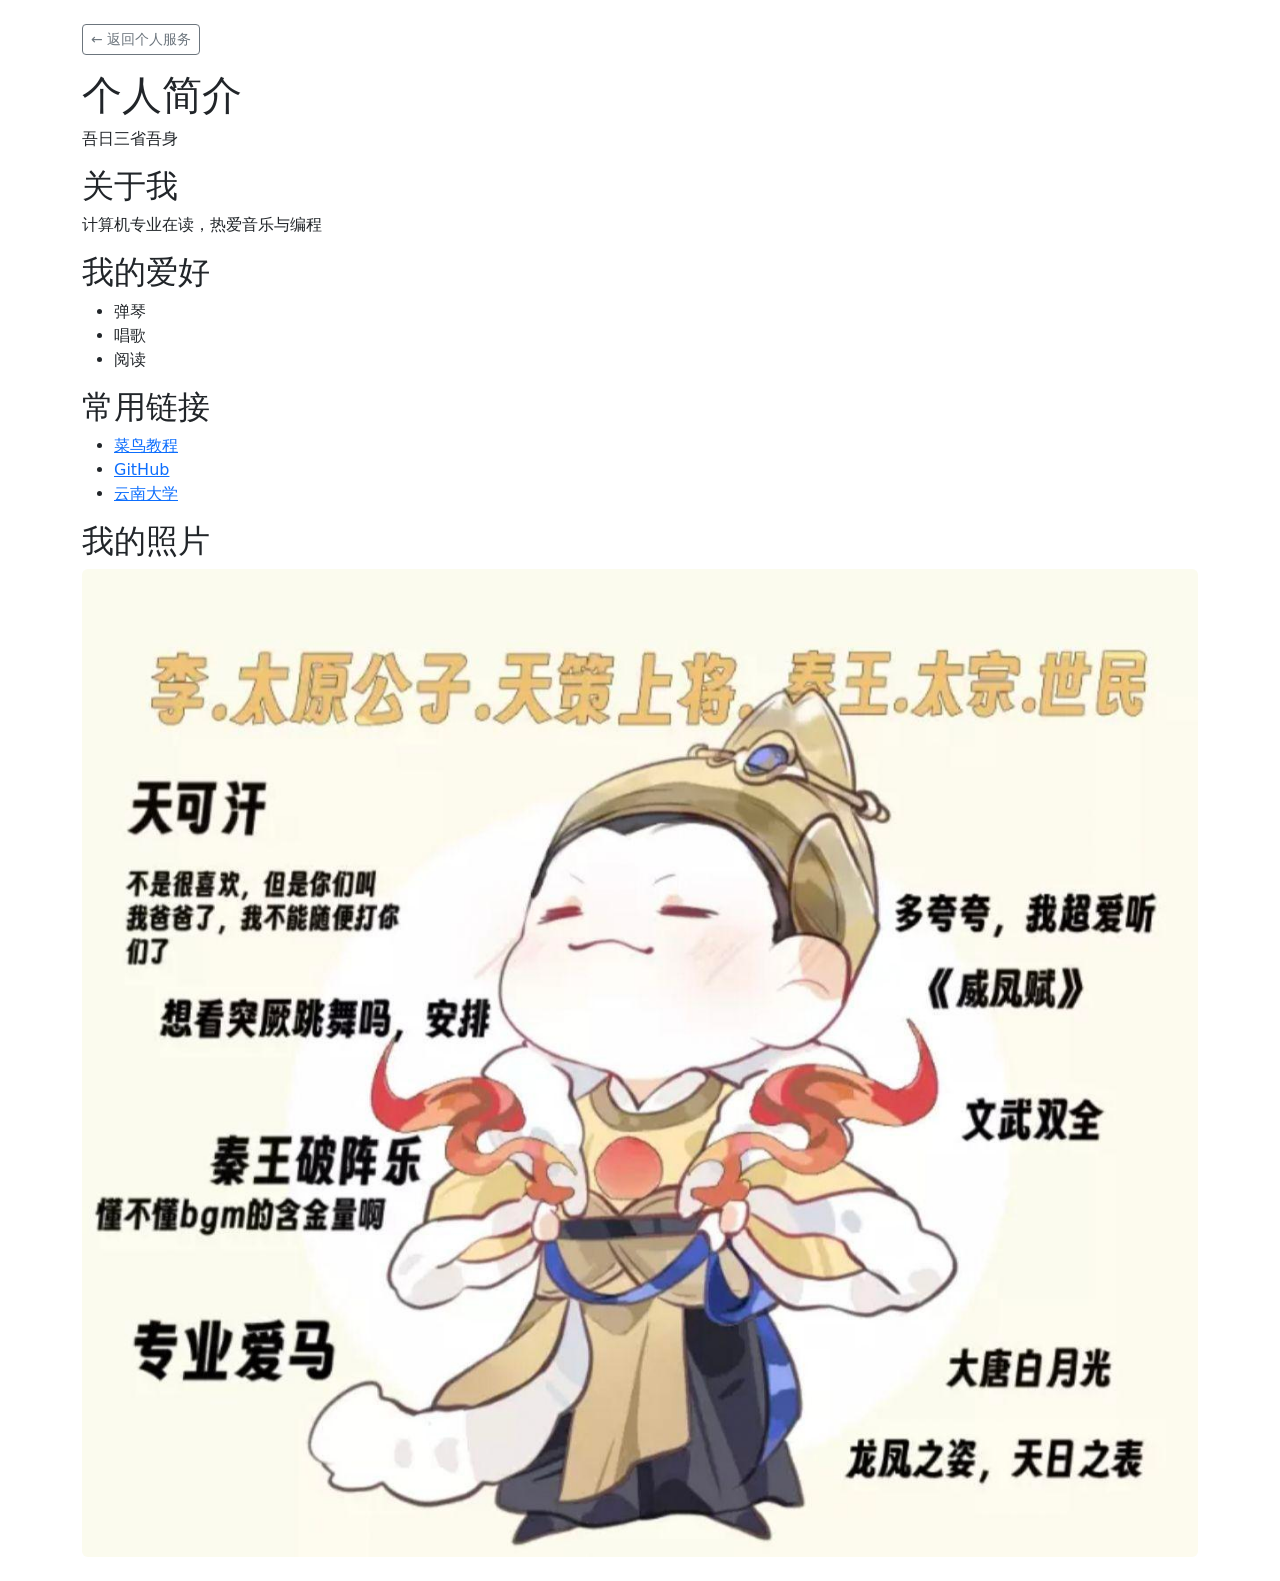
<file: about.html>
<!DOCTYPE html>
<html lang="zh-CN">
<head>
<meta charset="UTF-8">
<meta name="viewport" content="width=device-width,initial-scale=1.0">
<title>个人简介</title>
<link href="libs/bootstrap.min.css" rel="stylesheet">
</head>
<body class="container py-4">
<a href="personal.html" class="btn btn-outline-secondary btn-sm mb-3">← 返回个人服务</a>
<h1>个人简介</h1>
<p>吾日三省吾身</p>
<h2>关于我</h2>
<p>计算机专业在读，热爱音乐与编程</p>

<h2>我的爱好</h2>
<ul>
  <li>弹琴</li>
  <li>唱歌</li>
  <li>阅读</li>
</ul>

<h2>常用链接</h2>
<ul>
  <li><a href="https://www.runoob.com/html/html-tutorial.html" target="_blank">菜鸟教程</a></li>
  <li><a href="https://github.com" target="_blank">GitHub</a></li>
  <li><a href="https://www.yunnan.edu.cn" target="_blank">云南大学</a></li>
</ul>
<h2>我的照片</h2>
<img src="images/me.jpg" alt="我的照片" class="img-fluid rounded">
</body>
</html>
</file>
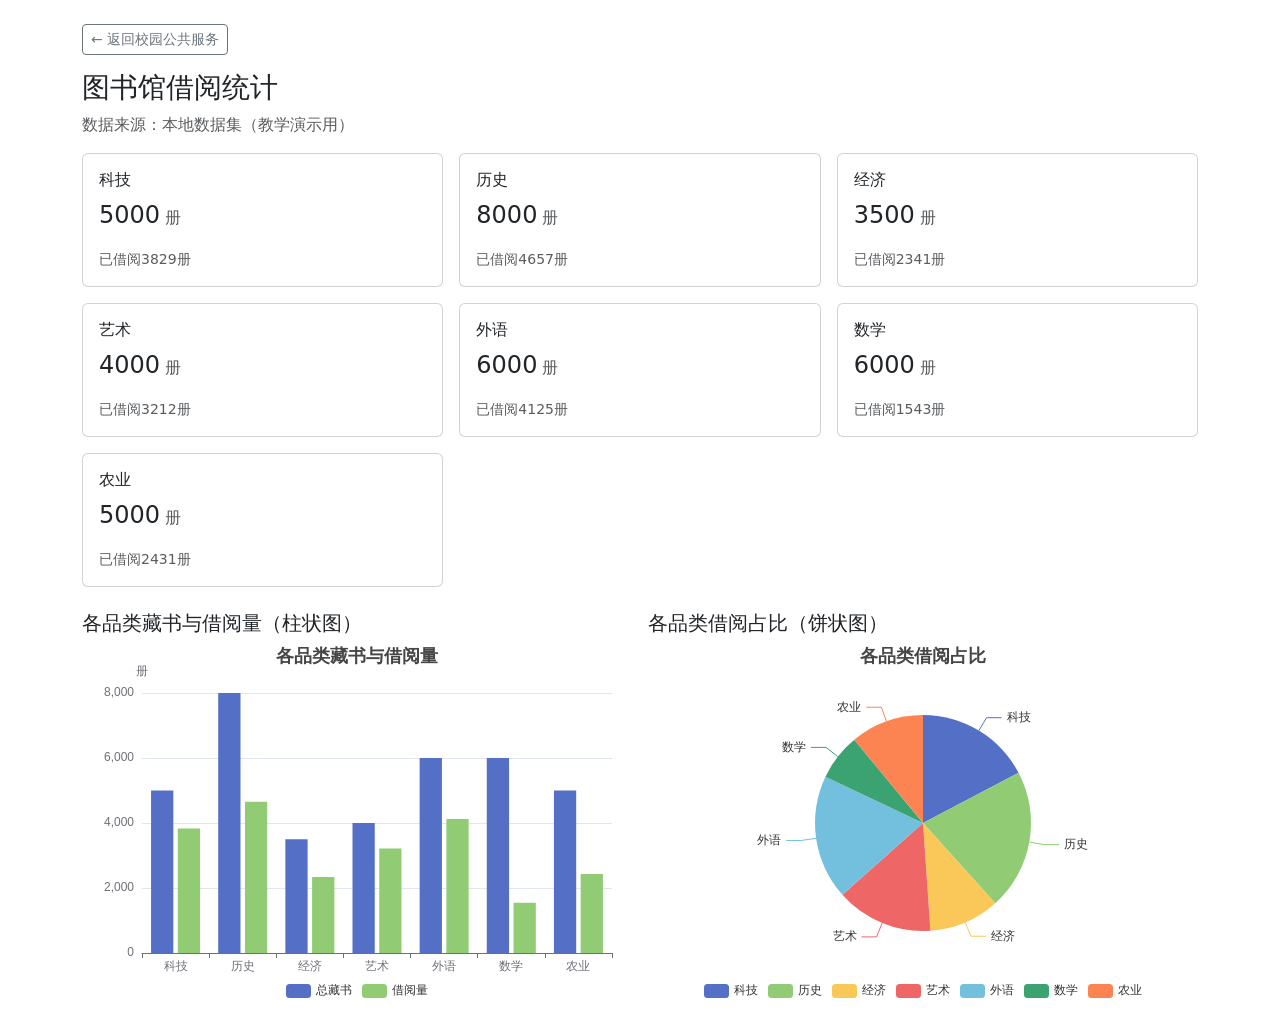
<file: books.html>
<!DOCTYPE html>
<html lang="zh-CN">
<head>
  <meta charset="UTF-8">
  <meta name="viewport" content="width=device-width, initial-scale=1.0">
  <title>图书馆数据</title>
  <link href="libs/bootstrap.min.css" rel="stylesheet">
  <style>
    .chart-box { height: 360px; }
  </style>
</head>
<body class="container py-4">
  <a href="campus.html" class="btn btn-outline-secondary btn-sm mb-3">← 返回校园公共服务</a>
  <header>
    <h1 class="h3">图书馆借阅统计</h1>
    <p class="text-muted">数据来源：本地数据集（教学演示用）</p>
  </header>

  <section class="row g-3 mb-4" id="cards"></section>

  <section class="row g-3">
    <div class="col-lg-6">
      <h2 class="h5">各品类藏书与借阅量（柱状图）</h2>
      <div id="bar-chart" class="chart-box"></div>
    </div>
    <div class="col-lg-6">
      <h2 class="h5">各品类借阅占比（饼状图）</h2>
      <div class="chart-box" id="pie-chart"></div>
    </div>
  </section>

  <script src="libs/jquery-3.7.1.min.js"></script>
  <script src="libs/bootstrap.bundle.min.js"></script>
  <script src="libs/echarts.min.js"></script>
  <script src="books.js"></script>
</body>
</html>
</file>
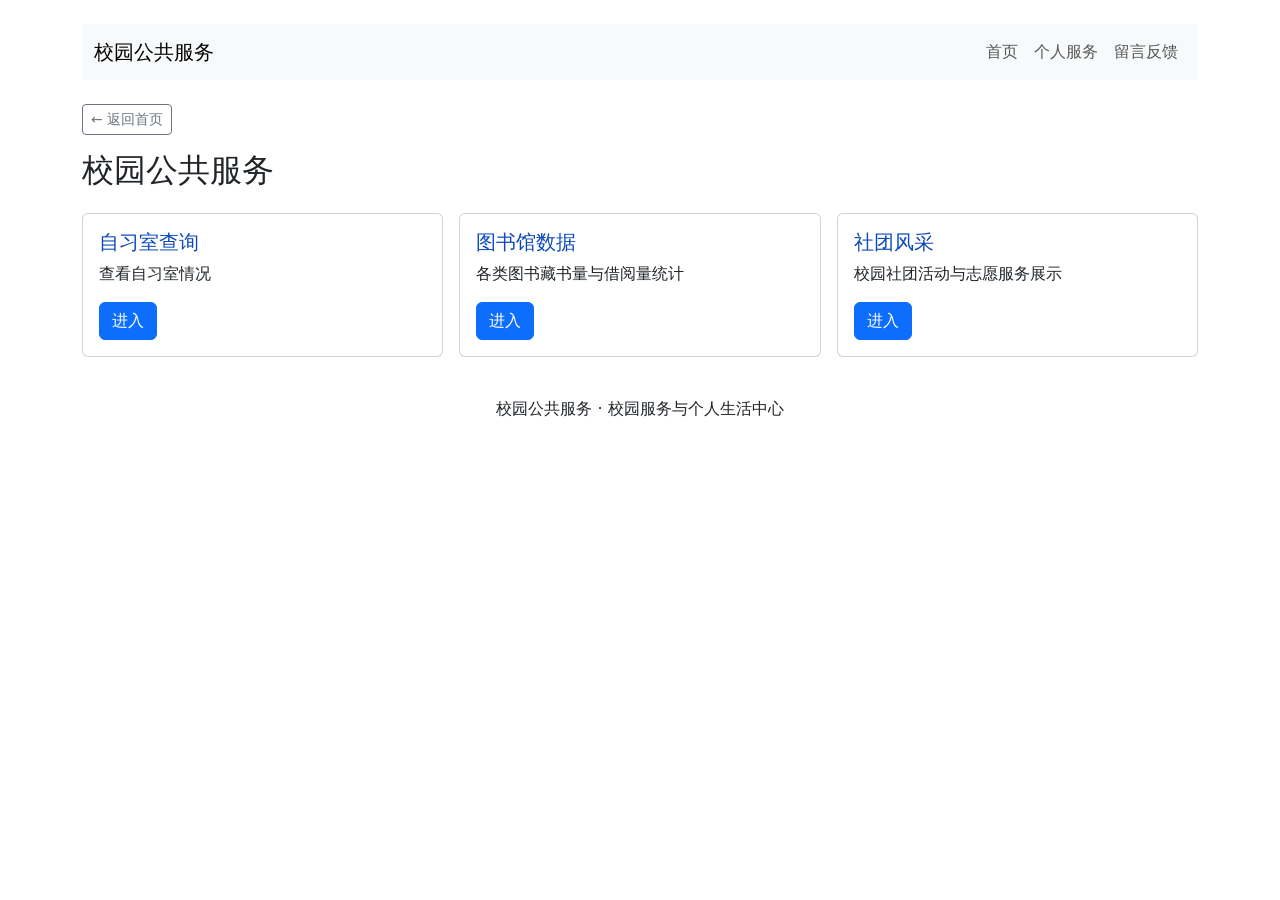
<file: campus.html>
<!DOCTYPE html>
<html lang="zh-CN">
<head>
    <meta charset="UTF-8">
    <meta name="viewport" content="width=device-width,initial-scale=1.0">
    <title>校园公共服务</title>
    <link href="libs/bootstrap.min.css" rel="stylesheet">
    <style>.my-card-title { color: #0c49ba; }</style>
</head>
<body>
    <div id="net-tip" class="alert alert-danger d-none">网络已断开，部分功能不可用</div>
    <header>
    <div class="container py-4">
    <nav class="navbar navbar-expand-md bg-body-tertiary mb-4">
      <div class="container">
        <a class="navbar-brand" href="index.html">校园公共服务</a>
        <button class="navbar-toggler" type="button" data-bs-toggle="collapse" data-bs-target="#mainNav">
          <span class="navbar-toggler-icon"></span>
        </button>
        <div class="collapse navbar-collapse" id="mainNav">
          <div class="navbar-nav ms-auto">
            <a class="nav-link" href="index.html">首页</a>
            <a class="nav-link" href="personal.html">个人服务</a>
             <a class="nav-link" href="sub.html">留言反馈</a>
          </div>
        </div>
      </div>
    </nav>
    <a href="index.html" class="btn btn-outline-secondary btn-sm mb-3">← 返回首页</a>
    <h2 class="mb-4">校园公共服务</h2>
    <div class="row g-3">
        <div class="col-md-6 col-lg-4">
            <div class="card">
                <div class="card-body">
                    <h5 class="card-title my-card-title">自习室查询</h5>
                    <p class="card-text">查看自习室情况</p>
                    <a href="room.html" class="btn btn-primary">进入</a>
                </div>
            </div>
        </div>
        <div class="col-md-6 col-lg-4">
            <div class="card">
                <div class="card-body">
                    <h5 class="card-title my-card-title">图书馆数据</h5>
                    <p class="card-text">各类图书藏书量与借阅量统计</p>
                    <a href="books.html" class="btn btn-primary">进入</a>
                </div>
            </div>
        </div>
        <div class="col-md-6 col-lg-4">
            <div class="card">
                <div class="card-body">
                    <h5 class="card-title my-card-title">社团风采</h5>
                    <p class="card-text">校园社团活动与志愿服务展示</p>
                    <a href="group.html" class="btn btn-primary">进入</a>
                </div>
            </div>
        </div>
    </div>
</div>
    </header>
    <footer class="text-center py-3">
      <p class="mb-0">校园公共服务 · 校园服务与个人生活中心</p>
    </footer>

<script src="libs/bootstrap.bundle.min.js"></script>
<script>
  var tip = document.getElementById('net-tip');
  window.addEventListener('offline', function () { tip.classList.remove('d-none'); });
  window.addEventListener('online', function () { tip.classList.add('d-none'); });
</script>
</body>
</html>
</file>
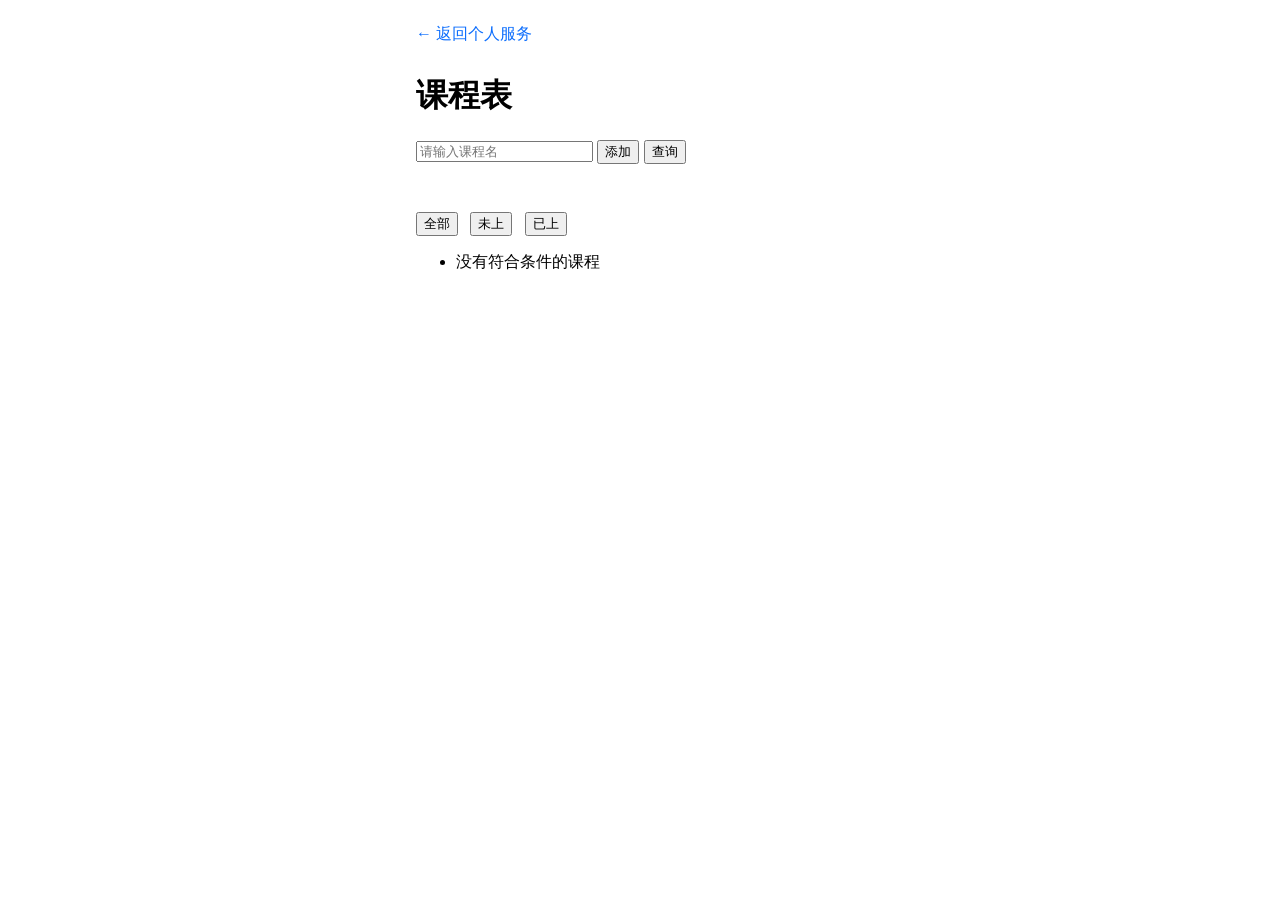
<file: courses.html>
<!DOCTYPE html>
<html lang="zh-CN">
<head>
  <meta charset="UTF-8">
  <meta name="viewport" content="width=device-width, initial-scale=1.0">
  <title>课程表</title>
  <link href="css/courses.css" rel="stylesheet">
</head>
<body>
  <a class="back" href="personal.html">← 返回个人服务</a>
  <h1>课程表</h1>
  <form id="add-form">
    <input type="text" id="course-input" placeholder="请输入课程名">
    <button type="submit">添加</button>
    <button type="button" id="search">查询</button>
  </form>
  <p class="tip" id="tip"></p>
  <div class="filters">
    <button data-filter="all">全部</button>
    <button data-filter="active">未上</button>
    <button data-filter="done">已上</button>
  </div>
  <ul id="course-list"></ul>

  <script src="courses.js"></script>
</body>
</html>
</file>
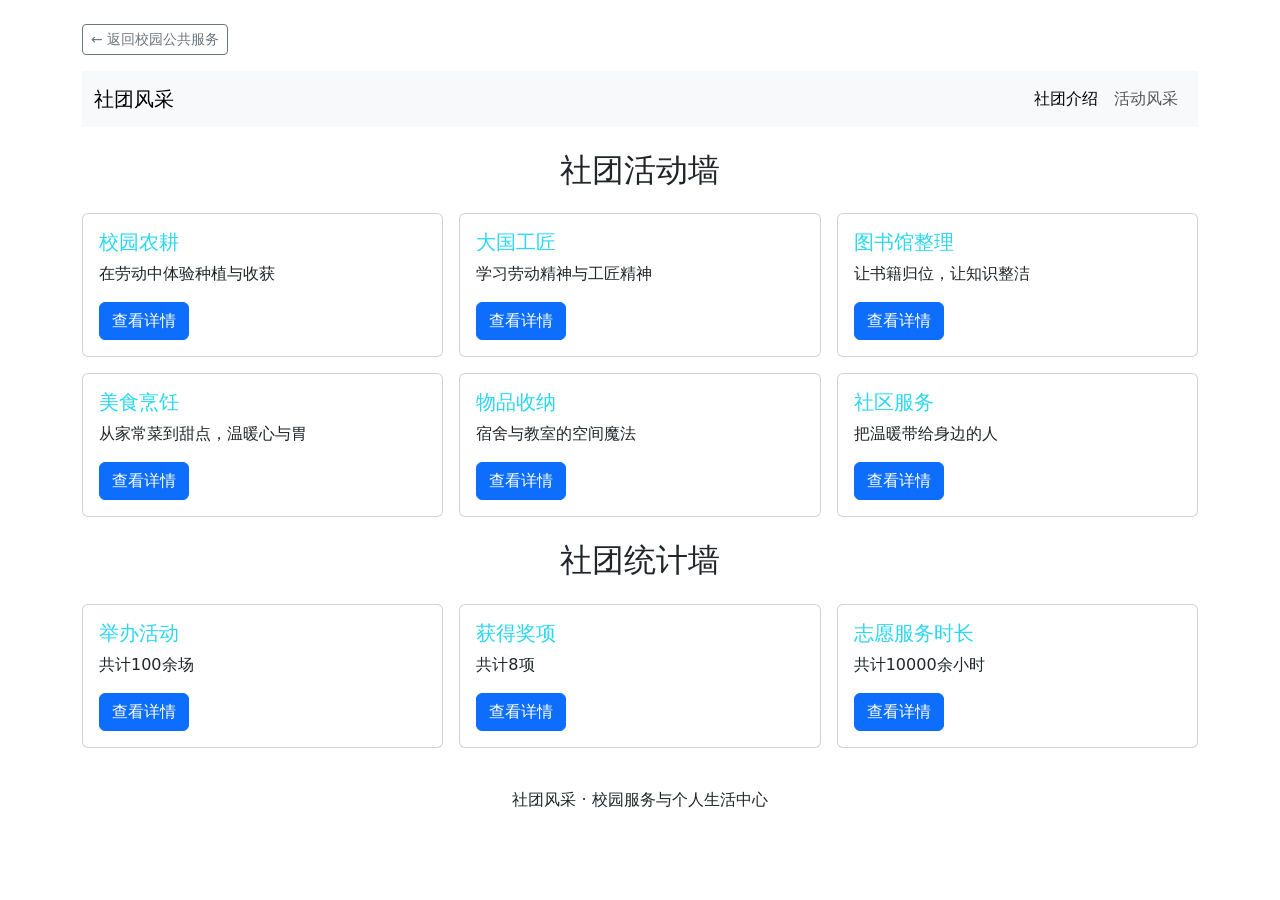
<file: group.html>
<!DOCTYPE html>
<html lang="zh-CN">
<head>
  <meta charset="UTF-8">
  <meta name="viewport" content="width=device-width, initial-scale=1.0">
  <title>社团风采</title>
  <link href="libs/bootstrap.min.css" rel="stylesheet">
  <style>
    .my-card-title { color: #2ad7f1; }
  </style>
</head>
<body>
  <div class="container py-4">
    <a href="campus.html" class="btn btn-outline-secondary btn-sm mb-3">← 返回校园公共服务</a>
    <nav class="navbar navbar-expand-md bg-body-tertiary mb-4">
      <div class="container">
        <a class="navbar-brand" href="#">社团风采</a>
        <div class="navbar-nav">
          <a class="nav-link active" href="#">社团介绍</a>
          <a class="nav-link" href="#">活动风采</a>
        </div>
      </div>
    </nav>
    <h2 class="text-center mb-4">社团活动墙</h2>
    <div class="row g-3">
      <div class="col-md-6 col-lg-4">
        <div class="card">
          <div class="card-body">
            <h5 class="card-title my-card-title">校园农耕</h5>
            <p class="card-text">在劳动中体验种植与收获</p>
            <a href="#" class="btn btn-primary">查看详情</a>
          </div>
        </div>
      </div>
      <div class="col-md-6 col-lg-4">
        <div class="card">
          <div class="card-body">
            <h5 class="card-title my-card-title">大国工匠</h5>
            <p class="card-text">学习劳动精神与工匠精神</p>
            <a href="#" class="btn btn-primary">查看详情</a>
          </div>
        </div>
      </div>
      <div class="col-md-6 col-lg-4">
        <div class="card">
          <div class="card-body">
            <h5 class="card-title my-card-title">图书馆整理</h5>
            <p class="card-text">让书籍归位，让知识整洁</p>
            <a href="#" class="btn btn-primary">查看详情</a>
          </div>
        </div>
      </div>
      <div class="col-md-6 col-lg-4">
        <div class="card">
          <div class="card-body">
            <h5 class="card-title my-card-title">美食烹饪</h5>
            <p class="card-text">从家常菜到甜点，温暖心与胃</p>
            <a href="#" class="btn btn-primary">查看详情</a>
          </div>
        </div>
      </div>
      <div class="col-md-6 col-lg-4">
        <div class="card">
          <div class="card-body">
            <h5 class="card-title my-card-title">物品收纳</h5>
            <p class="card-text">宿舍与教室的空间魔法</p>
            <a href="#" class="btn btn-primary">查看详情</a>
          </div>
        </div>
      </div>
      <div class="col-md-6 col-lg-4">
        <div class="card">
          <div class="card-body">
            <h5 class="card-title my-card-title">社区服务</h5>
            <p class="card-text">把温暖带给身边的人</p>
            <a href="#" class="btn btn-primary">查看详情</a>
          </div>
        </div>
      </div>
    </div>
    <h2 class="text-center mb-4 mt-4">社团统计墙</h2>
    <div class="row g-3">
      <div class="col-md-6 col-lg-4">
        <div class="card">
          <div class="card-body">
            <h5 class="card-title my-card-title">举办活动</h5>
            <p class="card-text">共计100余场</p>
            <a href="#" class="btn btn-primary">查看详情</a>
          </div>
        </div>
      </div>
      <div class="col-md-6 col-lg-4">
        <div class="card">
          <div class="card-body">
            <h5 class="card-title my-card-title">获得奖项</h5>
            <p class="card-text">共计8项</p>
            <a href="#" class="btn btn-primary">查看详情</a>
          </div>
        </div>
      </div>
      <div class="col-md-6 col-lg-4">
        <div class="card">
          <div class="card-body">
            <h5 class="card-title my-card-title">志愿服务时长</h5>
            <p class="card-text">共计10000余小时</p>
            <a href="#" class="btn btn-primary">查看详情</a>
          </div>
        </div>
      </div>
    </div>
  </div>
  <footer class="text-center py-3">
    <p class="mb-1">社团风采 · 校园服务与个人生活中心</p>
  </footer>
</body>
</html>
</file>
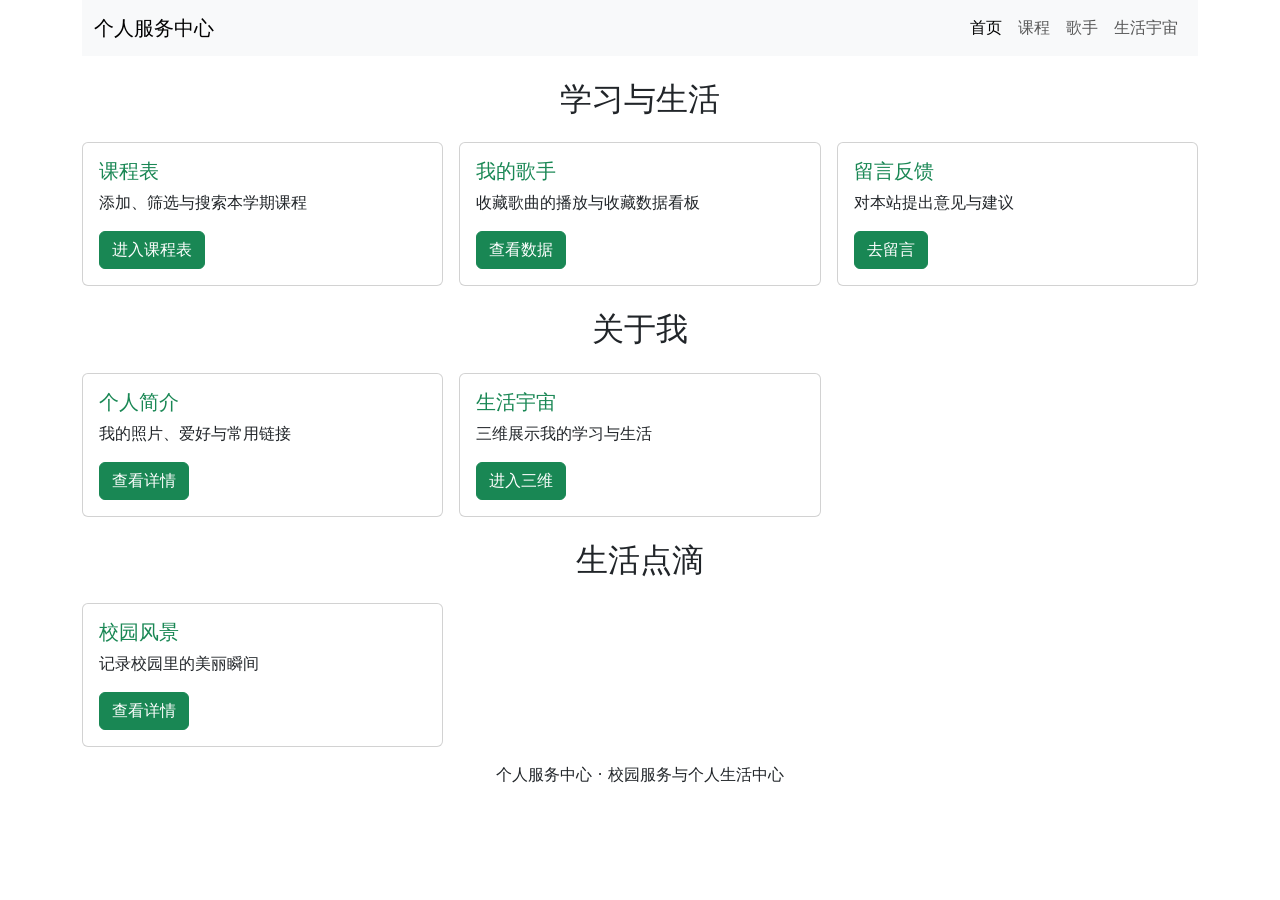
<file: personal.html>
<!DOCTYPE html>
<html lang="zh-CN">
<head>
    <meta charset="UTF-8">
    <meta name="viewport" content="width=device-width,initial-scale=1.0">
    <title>个人服务中心</title>
    <link href="libs/bootstrap.min.css" rel="stylesheet">
    <style>
    .my-card-title { color: #198754; }
    </style>
</head>
<body>
    <div id="net-tip" class="alert alert-danger d-none">网络已断开，部分功能不可用</div>
    <header>
    <div class="container">
    <nav class="navbar navbar-expand-md bg-body-tertiary mb-4">
      <div class="container">
        <a class="navbar-brand" href="index.html">个人服务中心</a>
        <button class="navbar-toggler" type="button" data-bs-toggle="collapse" data-bs-target="#mainNav">
          <span class="navbar-toggler-icon"></span>
        </button>
        <div class="collapse navbar-collapse" id="mainNav">
          <div class="navbar-nav ms-auto">
            <a class="nav-link active" href="index.html">首页</a>
            <a class="nav-link" href="courses.html">课程</a>
            <a class="nav-link" href="singer.html">歌手</a>
            <a class="nav-link" href="sun.html">生活宇宙</a>
          </div>
        </div>
      </div>
    </nav>
    <h2 class="text-center mb-4">学习与生活</h2>
    <div class="row g-3">
        <div class="col-md-6 col-lg-4">
            <div class="card">
                <div class="card-body">
                    <h5 class="card-title my-card-title">课程表</h5>
                    <p class="card-text">添加、筛选与搜索本学期课程</p>
                    <a href="courses.html" class="btn btn-success">进入课程表</a>
                </div>
            </div>
        </div>
        <div class="col-md-6 col-lg-4">
            <div class="card">
                <div class="card-body">
                    <h5 class="card-title my-card-title">我的歌手</h5>
                    <p class="card-text">收藏歌曲的播放与收藏数据看板</p>
                    <a href="singer.html" class="btn btn-success">查看数据</a>
                </div>
            </div>
        </div>
        <div class="col-md-6 col-lg-4">
            <div class="card">
                <div class="card-body">
                    <h5 class="card-title my-card-title">留言反馈</h5>
                    <p class="card-text">对本站提出意见与建议</p>
                    <a href="sub2.html" class="btn btn-success">去留言</a>
                </div>
            </div>
        </div>
    </div>
    <h2 class="text-center mb-4 mt-4">关于我</h2>
    <div class="row g-3">
        <div class="col-md-6 col-lg-4">
            <div class="card">
                <div class="card-body">
                    <h5 class="card-title my-card-title">个人简介</h5>
                    <p class="card-text">我的照片、爱好与常用链接</p>
                    <a href="about.html" class="btn btn-success">查看详情</a>
                </div>
            </div>
        </div>
        <div class="col-md-6 col-lg-4">
            <div class="card">
                <div class="card-body">
                    <h5 class="card-title my-card-title">生活宇宙</h5>
                    <p class="card-text">三维展示我的学习与生活</p>
                    <a href="sun.html" class="btn btn-success">进入三维</a>
                </div>
            </div>
        </div>
    </div>
    <h2 class="text-center mb-4 mt-4">生活点滴</h2>
    <div class="row g-3">
        <div class="col-md-6 col-lg-4">
            <div class="card">
                <div class="card-body">
                    <h5 class="card-title my-card-title">校园风景</h5>
                    <p class="card-text">记录校园里的美丽瞬间</p>
                    <a href="view.html" class="btn btn-success">查看详情</a>
                </div>
            </div>
        </div>
    </div>
</div>
    </header>
    <footer class="text-center py-3">
        <p class="mb-0">个人服务中心 · 校园服务与个人生活中心</p>
    </footer>

<script src="libs/bootstrap.bundle.min.js"></script>
<script>
  var tip = document.getElementById('net-tip');
  window.addEventListener('offline', function () { tip.classList.remove('d-none'); });
  window.addEventListener('online', function () { tip.classList.add('d-none'); });
</script>
</body>
</html>
</file>
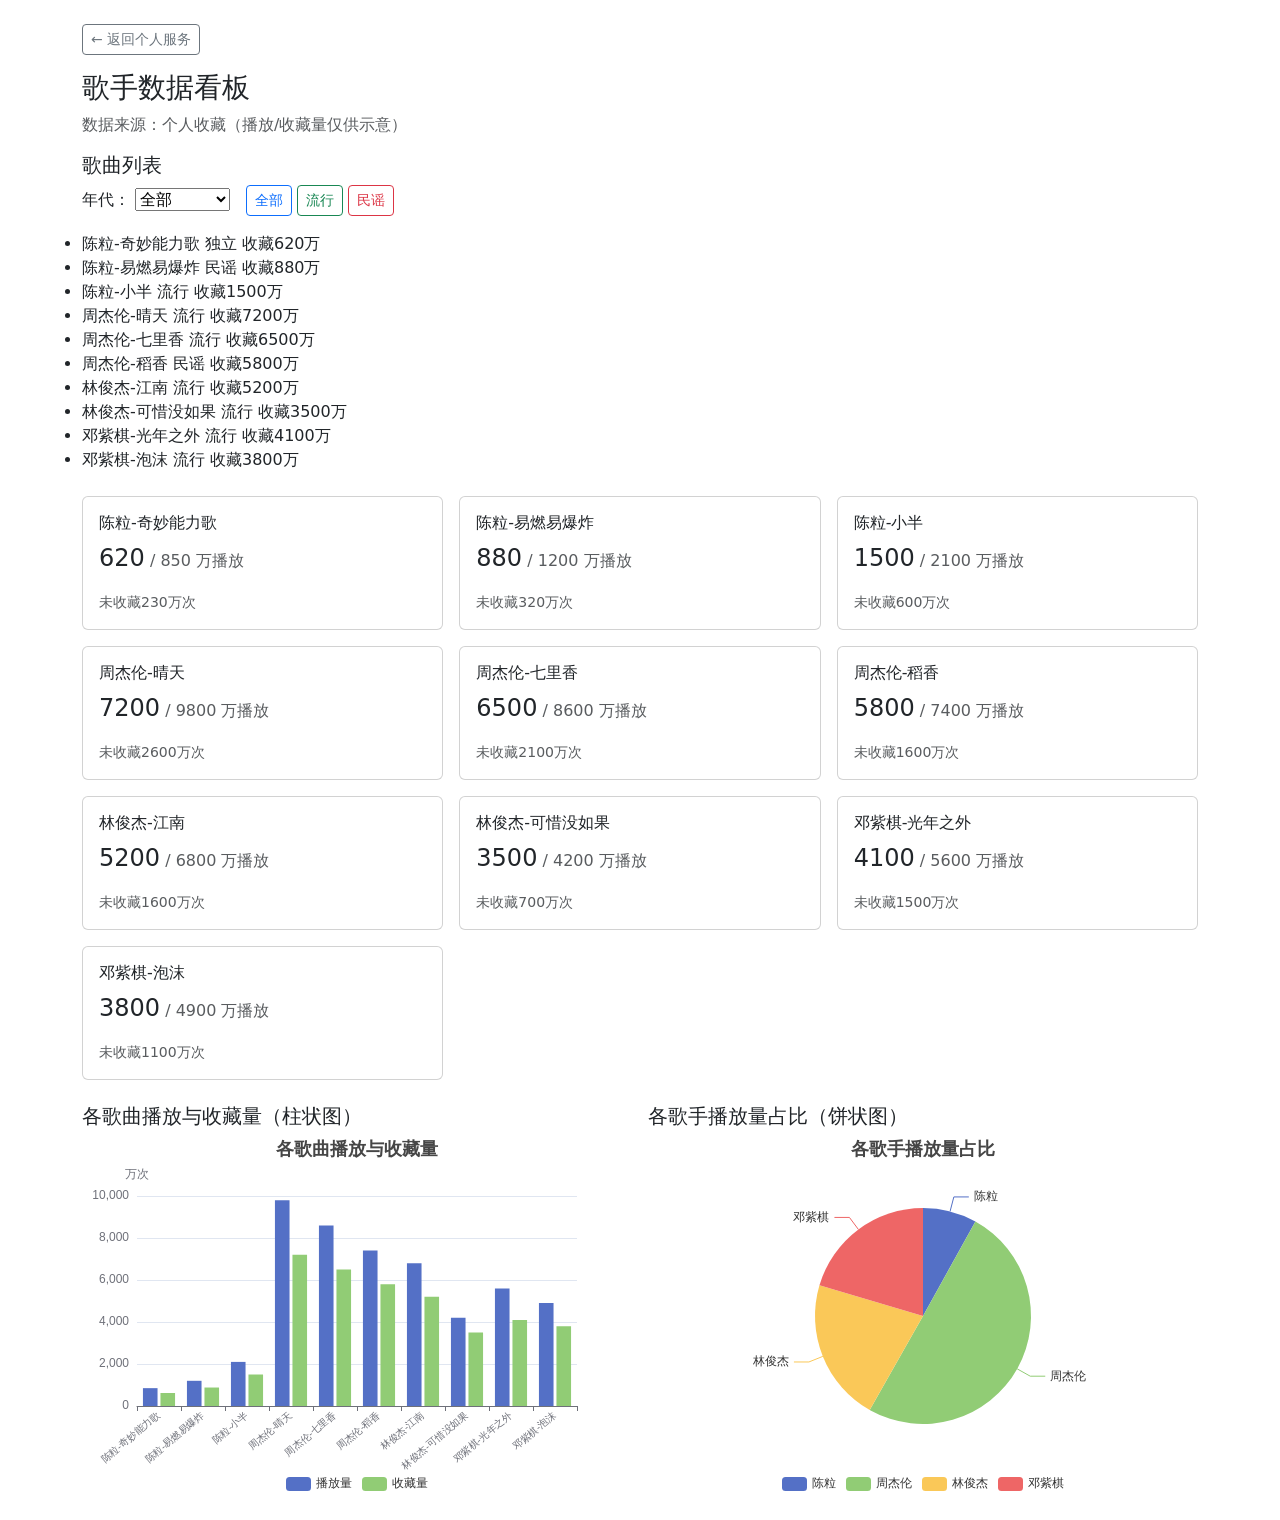
<file: singer.html>
<!DOCTYPE html>
<html lang="zh-CN">
<head>
  <meta charset="UTF-8">
  <meta name="viewport" content="width=device-width, initial-scale=1.0">
  <title>我的歌手</title>
  <link href="libs/bootstrap.min.css" rel="stylesheet">
  <style>
  .chart-box { height: 360px; }
  </style>
</head>
<body class="container py-4">
  <a href="personal.html" class="btn btn-outline-secondary btn-sm mb-3">← 返回个人服务</a>
  <header>
    <h1 class="h3">歌手数据看板</h1>
    <p class="text-muted">数据来源：个人收藏（播放/收藏量仅供示意）</p>
  </header>

  <section class="mb-4">
    <h2 class="h5">歌曲列表</h2>

    <div class="mb-3 d-flex align-items-center gap-3">
      <div>
        <label>年代：</label>
        <select id="filter-decade">
          <option value="">全部</option>
          <option value="2000">2000年代</option>
          <option value="2010">2010年代</option>
        </select>
      </div>
      <div id="status-filters">
        <button class="btn btn-outline-primary btn-sm" data-filter="all">全部</button>
        <button class="btn btn-outline-success btn-sm" data-filter="pop">流行</button>
        <button class="btn btn-outline-danger btn-sm" data-filter="folk">民谣</button>
      </div>
    </div>

    <ul id="singer-list" class="list-group"></ul>
  </section>

  <section class="row g-3 mb-4" id="cards"></section>
  <section class="row g-3">
    <div class="col-lg-6">
      <h2 class="h5">各歌曲播放与收藏量（柱状图）</h2>
      <div id="bar-chart" class="chart-box"></div>
    </div>
    <div class="col-lg-6">
      <h2 class="h5">各歌手播放量占比（饼状图）</h2>
      <div class="chart-box" id="pie-chart"></div>
    </div>
  </section>

  <script src="libs/jquery-3.7.1.min.js"></script>
  <script src="libs/bootstrap.bundle.min.js"></script>
  <script src="libs/echarts.min.js"></script>
  <script src="singer.js"></script>
</body>
</html>
</file>
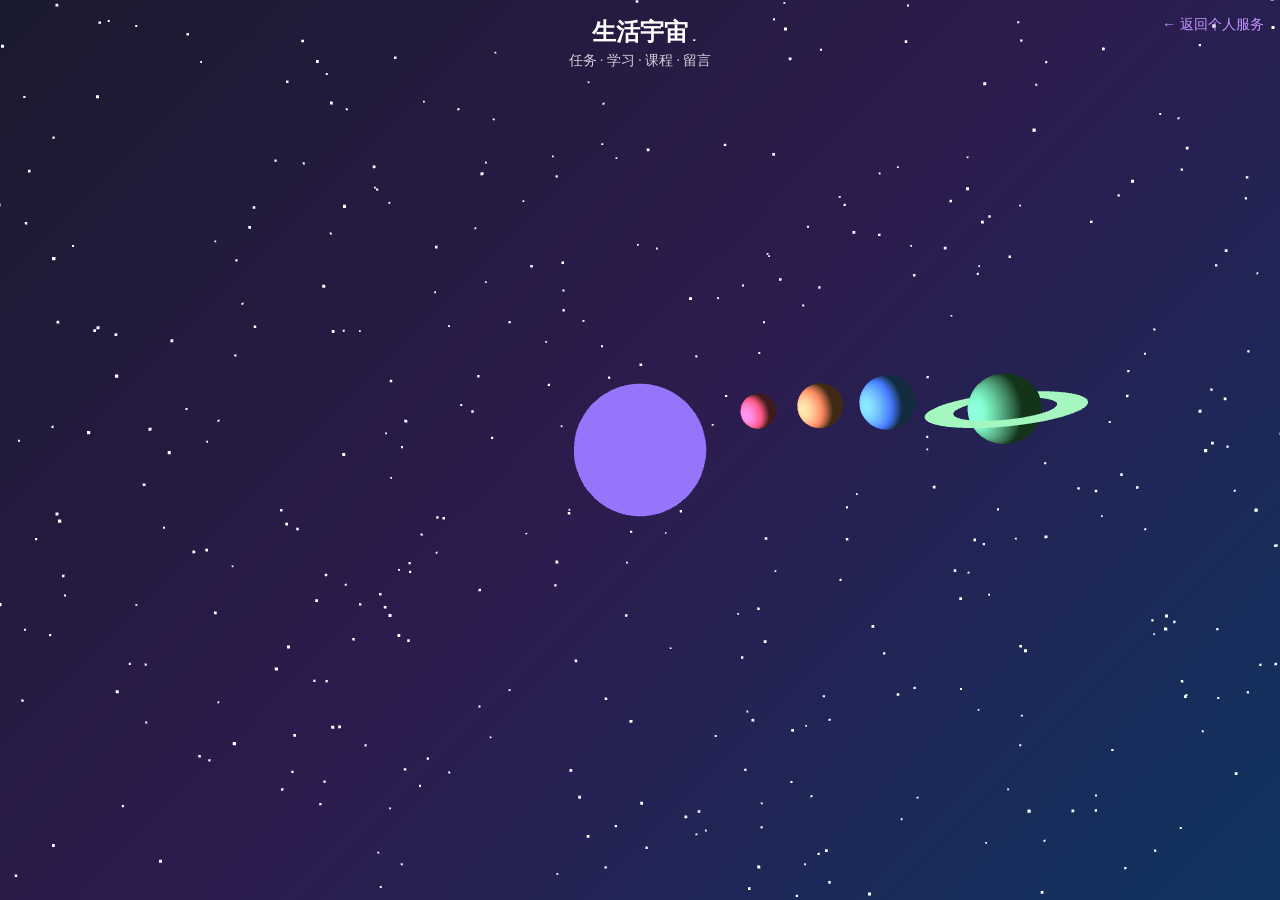
<file: sun.html>
<!DOCTYPE html>
<html lang="zh-CN">
<head>
  <meta charset="UTF-8">
  <meta name="viewport" content="width=device-width, initial-scale=1.0">
  <title>生活宇宙</title>
  <link href="css/sun.css" rel="stylesheet">
  <style>
    #title-box {
      position: fixed;
      top: 16px;
      left: 50%;
      transform: translateX(-50%);
      color: #fff;
      text-align: center;
      z-index: 10;
      pointer-events: none;
    }
    #title-box h1 { font-size: 1.5rem; margin: 0; }
    #title-box p { font-size: 0.85rem; opacity: 0.8; margin: 4px 0 0; }
  </style>
</head>
<body>
  <a href="personal.html" class="back">← 返回个人服务</a>
  <div id="title-box">
    <h1>生活宇宙</h1>
    <p>任务 · 学习 · 课程 · 留言</p>
  </div>
  <script src="libs/three.min.js"></script>
  <script src="libs/OrbitControls.js"></script>
  <script src="sun.js"></script>
</body>
</html>
</file>
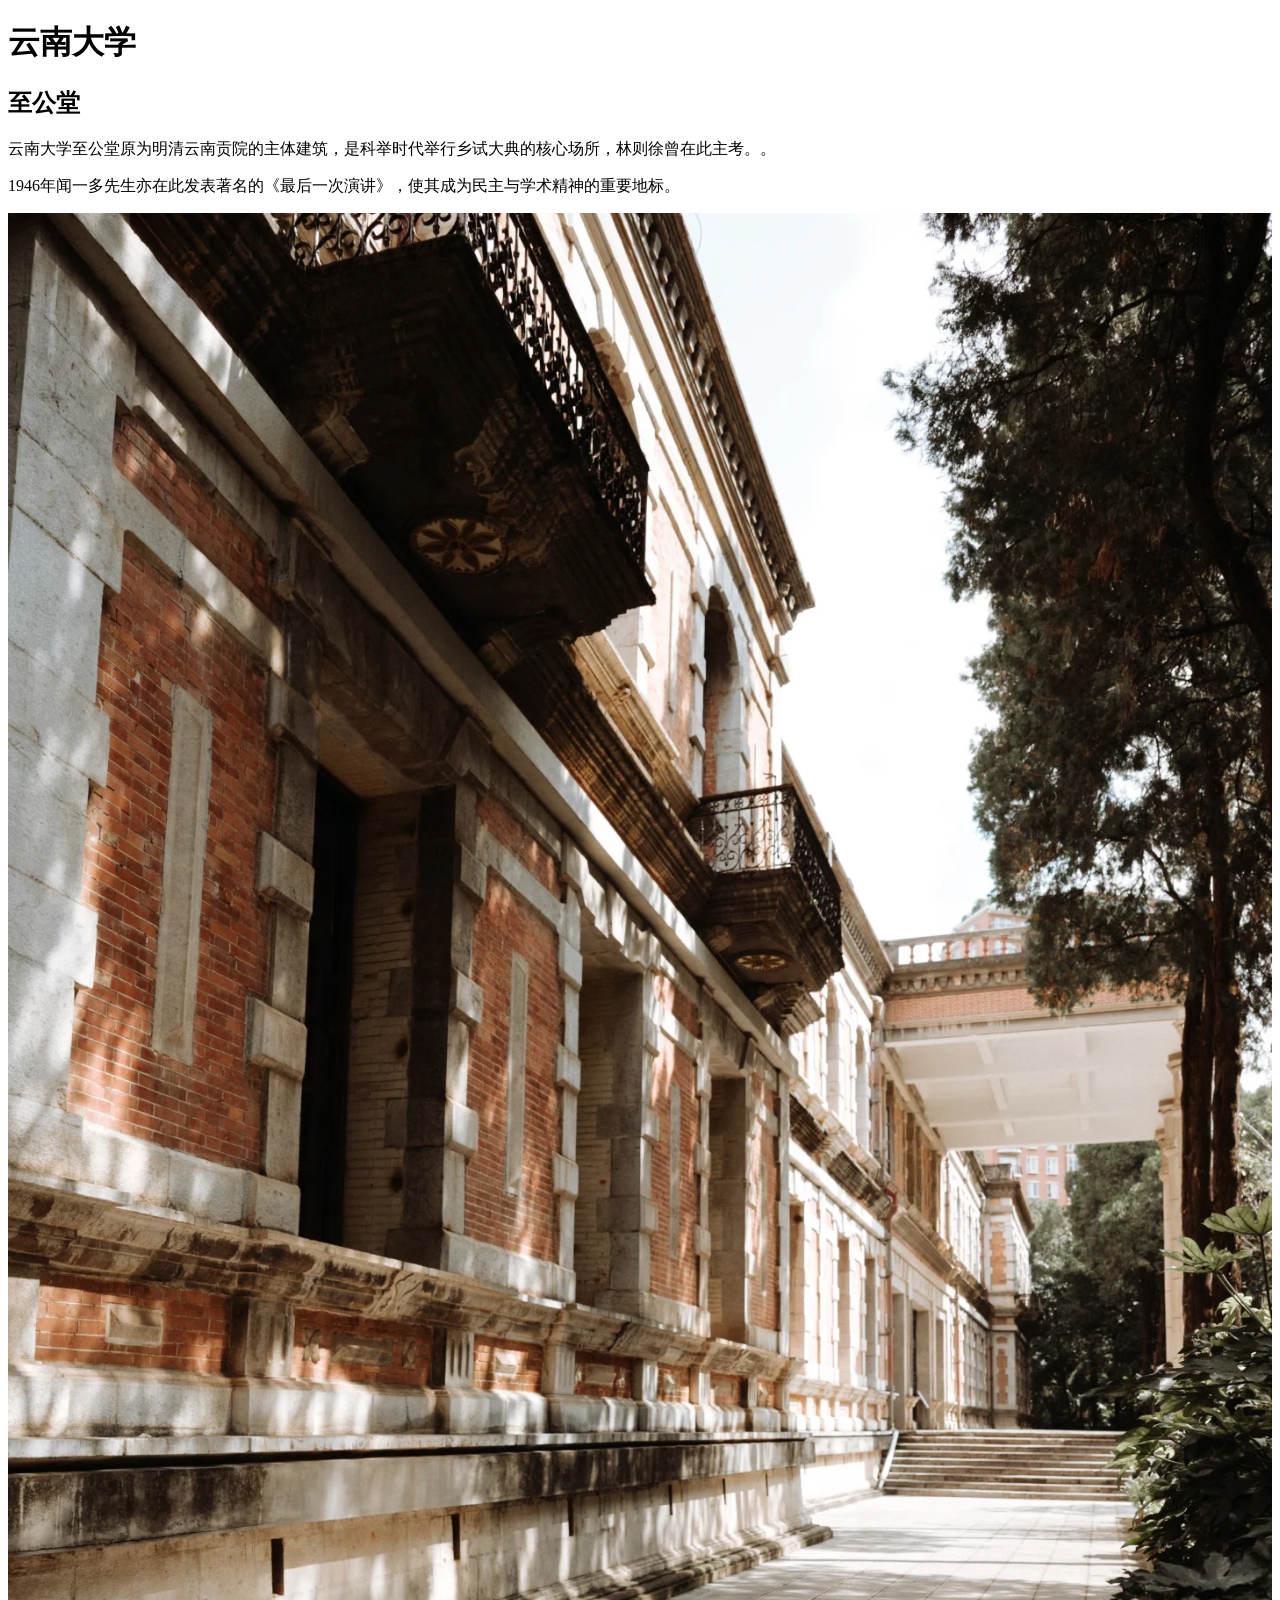
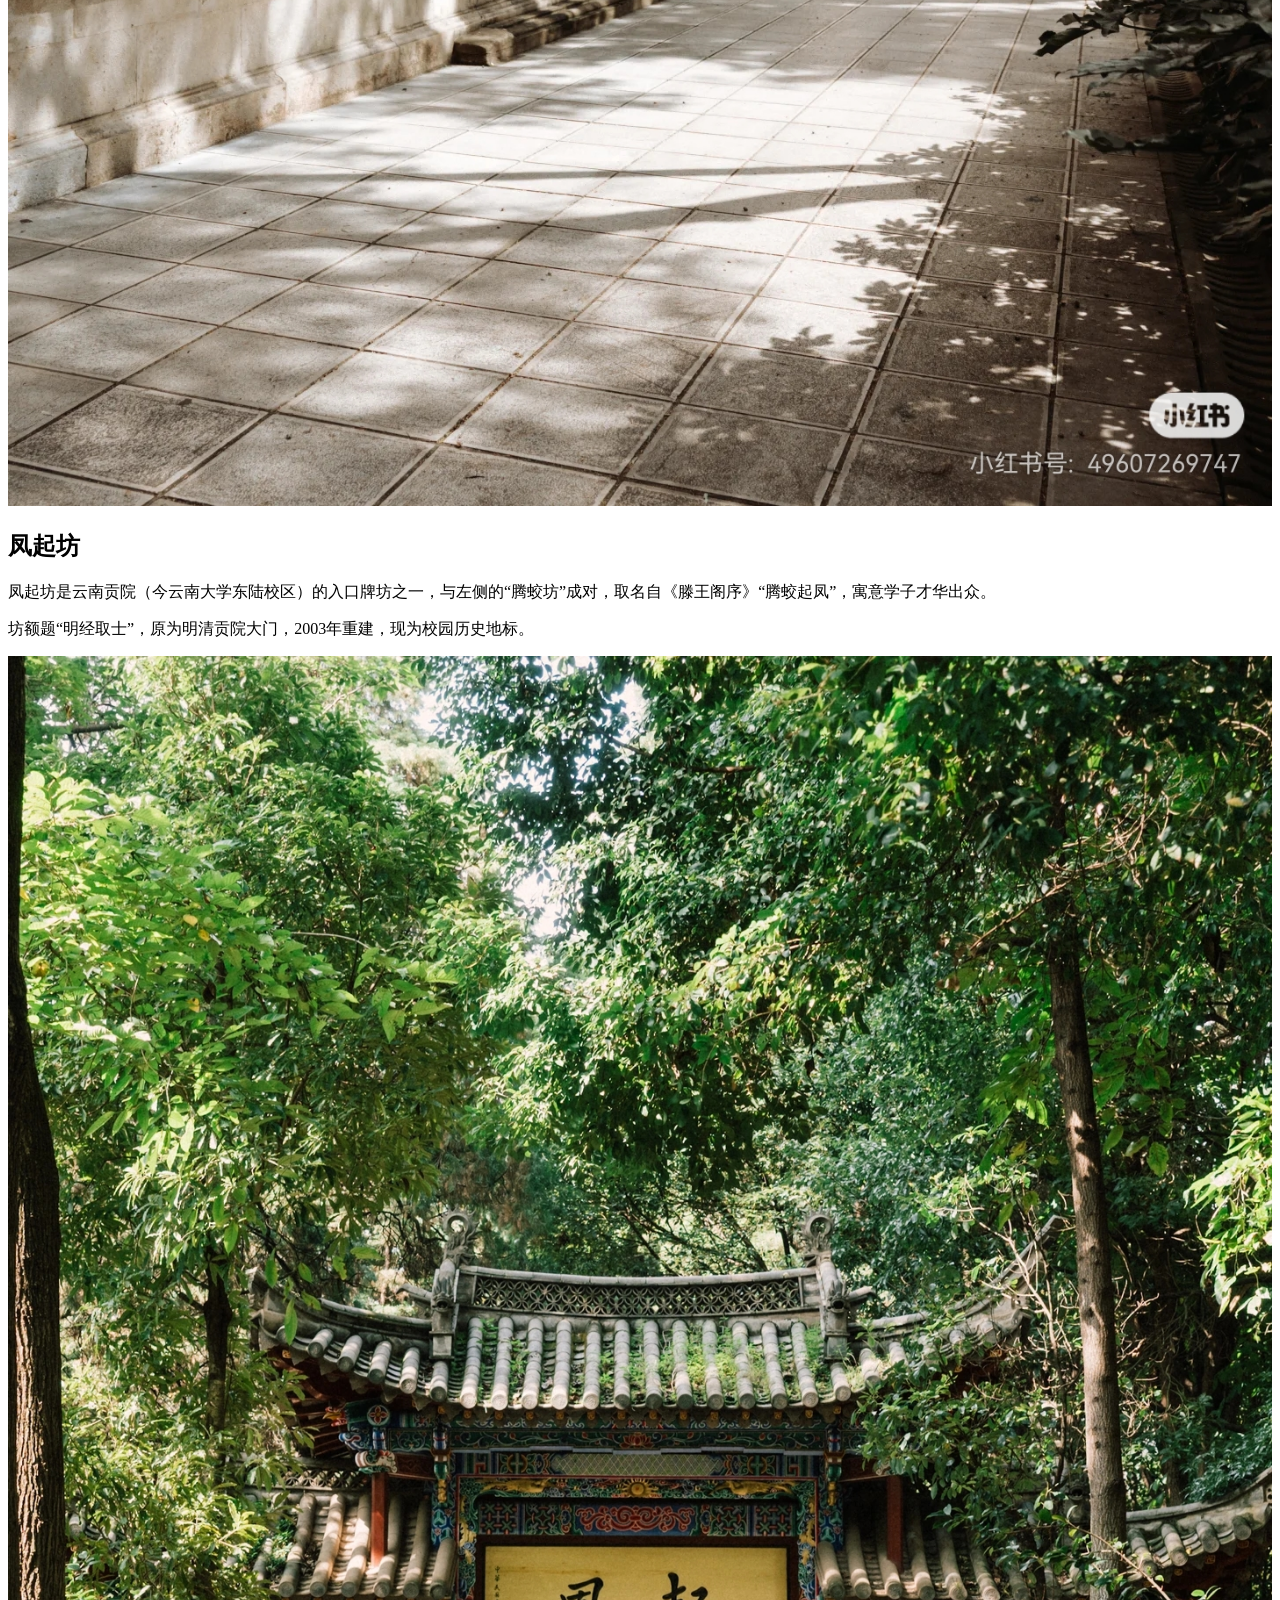
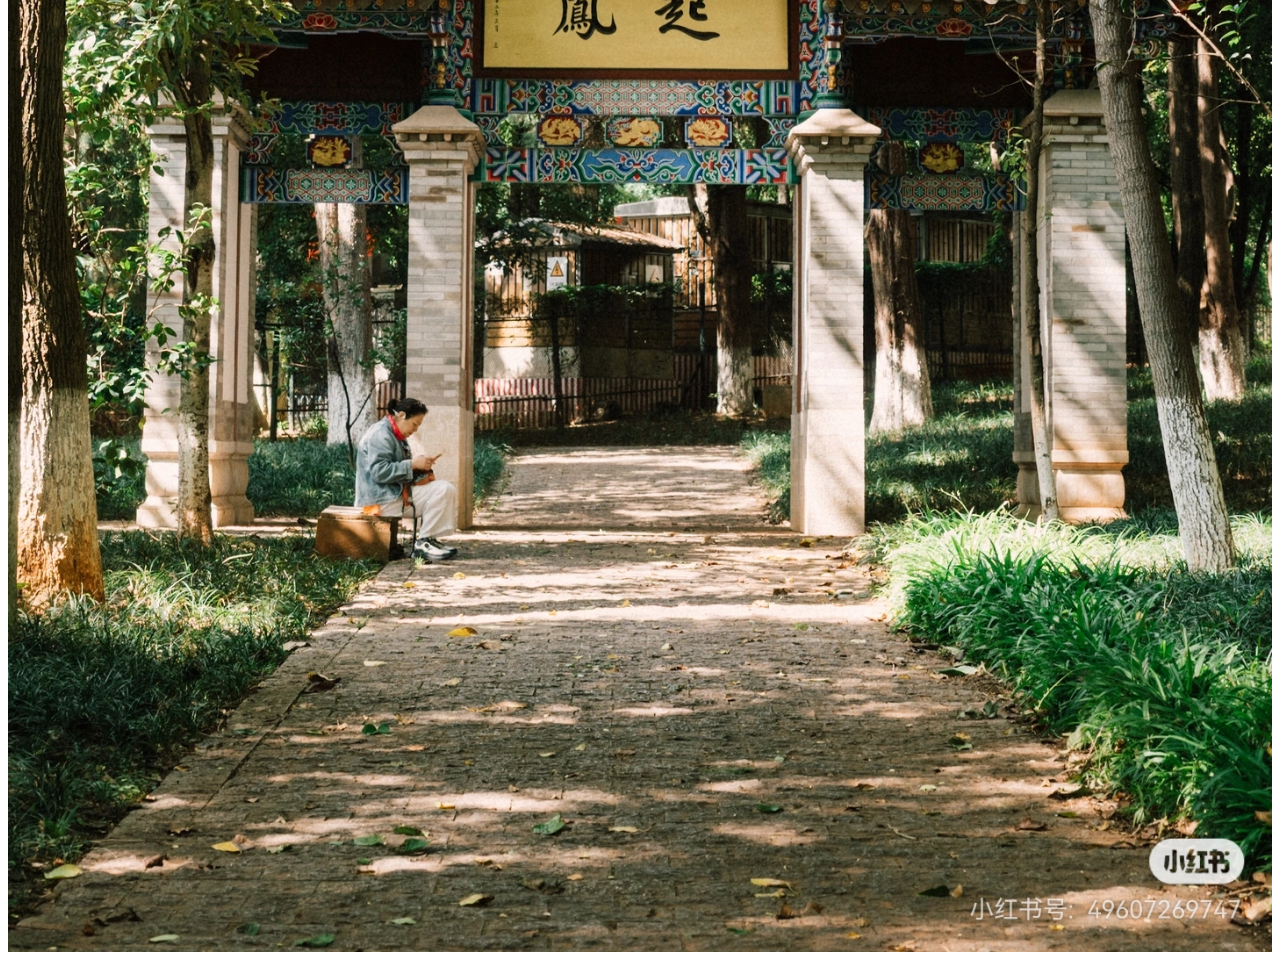
<file: view.html>
<!DOCTYPE html>  
<html lang="zh-CN">  
<head>    
<meta charset="UTF-8">
    <meta name="viewport" content="width=device-width,initial-scale=1.0">    
<title>云南大学风景介绍</title>  
<style>
  img { 
    max-width:100%;
    height:auto; 
   }
</style>
</head>  
<body>    
<h1>云南大学</h1>   
  <h2>至公堂</h2>
  <p>云南大学至公堂原为明清云南贡院的主体建筑，是科举时代举行乡试大典的核心场所，林则徐曾在此主考。。</p>
  <p>1946年闻一多先生亦在此发表著名的《最后一次演讲》，使其成为民主与学术精神的重要地标。</p>
  <img src="images/zhigongtang.jpg" alt="至公堂">

  <h2>凤起坊</h2>
  <p>凤起坊是云南贡院（今云南大学东陆校区）的入口牌坊之一，与左侧的“腾蛟坊”成对，取名自《滕王阁序》“腾蛟起凤”，寓意学子才华出众。</p>
  <p>坊额题“明经取士”，原为明清贡院大门，2003年重建，现为校园历史地标。</p>
  <img src="images/fengqi.jpg" alt="凤起坊">
</body>  
</html>
</file>
<file: css/courses.css>
* { box-sizing: border-box; }
body { 
    font-family: sans-serif; 
    max-width: 480px; 
    margin: 24px auto; 
    padding: 0 16px; }
.back { 
    display: inline-block; 
    margin-bottom: 8px; 
    color: #0d6efd; 
    text-decoration: none; }
li.done { 
    text-decoration: line-through; 
    color: #aaa; }
.tip { 
    color: rgb(180, 3, 3); 
    font-size: 14px; 
    min-height: 20px; }
.filters { margin: 12px 0; }
.filters button { margin-right: 8px; }
</file>
<file: css/sun.css>
body {
  margin: 0;
  overflow: hidden;
  background: linear-gradient(135deg, #1a1a2e 0%, #2d1b4e 50%, #0f3460 100%);
}
.back {
  position: fixed;
  top: 16px;
  right: 16px;
  z-index: 10;
  color: #c592ff;
  font-family: sans-serif;
  font-size: 14px;
  text-decoration: none;
}
</file>
